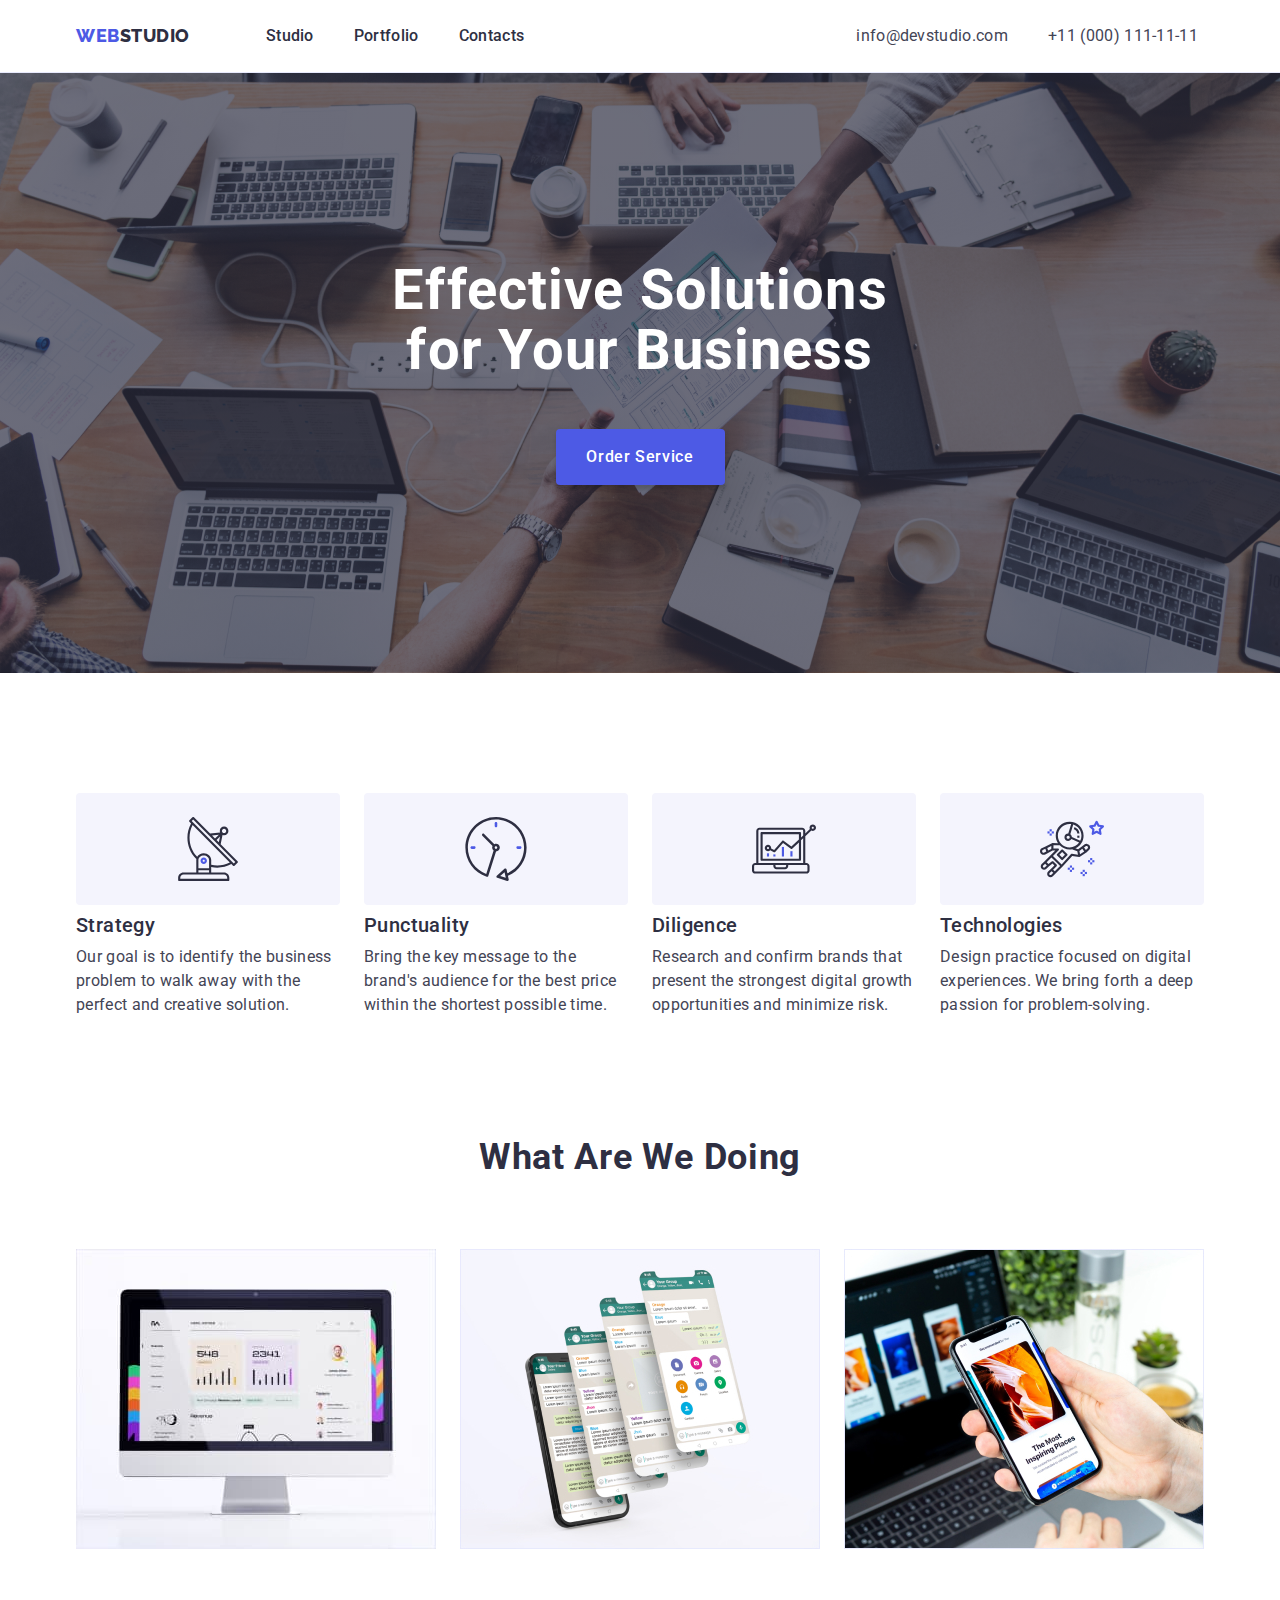
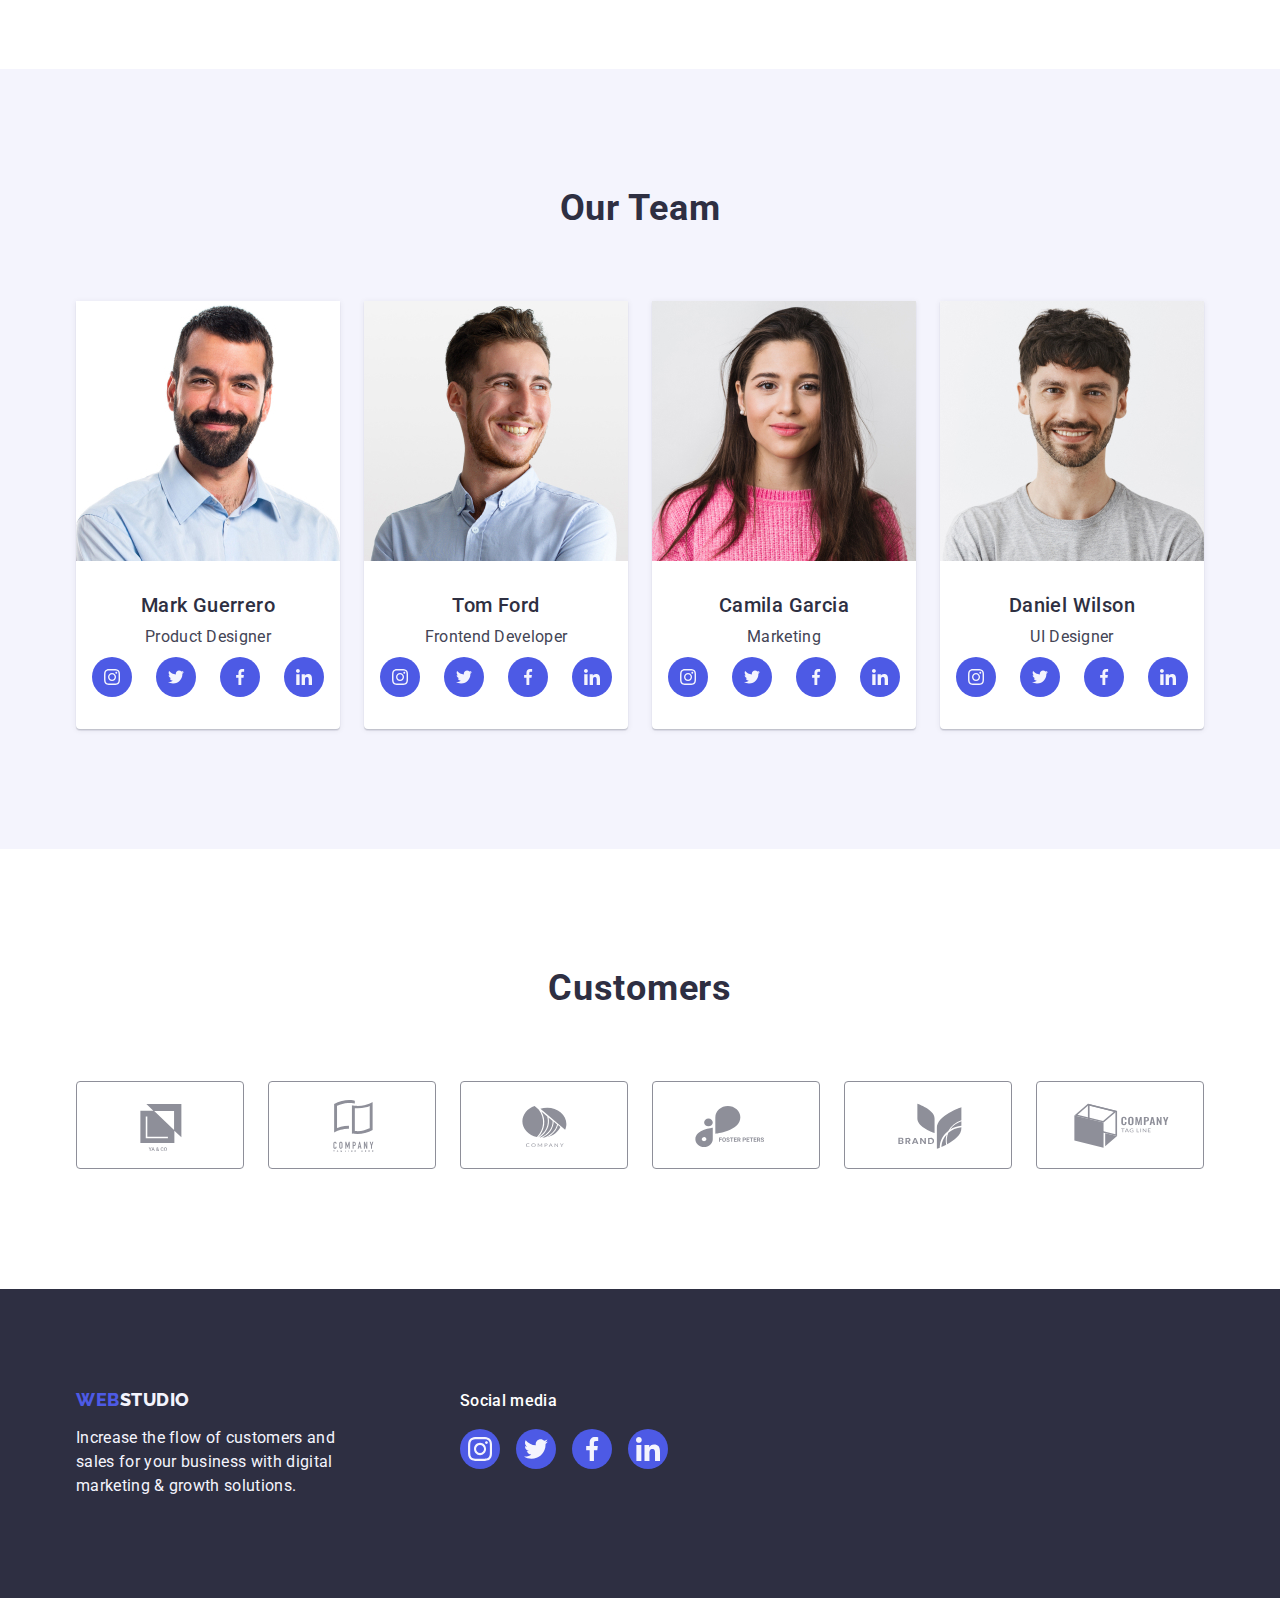
<file: index.html>
<!DOCTYPE html>
<html lang="en">
  <head>
    <meta charset="UTF-8" />
    <meta http-equiv="X-UA-Compatible" content="IE=edge" />
    <meta name="viewport" content="width=device-width, initial-scale=1.0" />
    <title>Main Page</title>
    <link rel="preconnect" href="https://fonts.googleapis.com" />
    <link rel="preconnect" href="https://fonts.gstatic.com" crossorigin />
    <link
      href="https://fonts.googleapis.com/css2?family=Roboto:wght@400;500;700&display=swap"
      rel="stylesheet"
    />
    <link
      href="https://fonts.googleapis.com/css2?family=Raleway:wght@800&display=swap"
      rel="stylesheet"
    />
    <link
      rel="stylesheet"
      href="https://cdnjs.cloudflare.com/ajax/libs/modern-normalize/1.1.0/modern-normalize.min.css"
    />
    <link rel="stylesheet" href="./css/styles.css" />
  </head>
  <body>

    <!--====================HEADER====================-->
    <header class="page-header">
      <div class="container container-header">
        <nav class="page-nav">
          <a class="link logo-web" href="./index.html"
            >Web<span class="logo-studio">Studio</span></a
          >
          <ul class="list list-flex-header">
            <li class="menu-item">
              <a class="link menu-link" href="./index.html">Studio</a>
            </li>
            <li class="menu-item">
              <a class="link menu-link" href="./portfolio.html">Portfolio</a>
            </li>
            <li class="menu-item">
              <a class="link menu-link" href="">Contacts</a>
            </li>
          </ul>
        </nav>

        <address class="contacts-address">
          <ul class="list list-flex-header">
            <li class="contacts-item">
              <a class="link contact-link" href="mailto:info@devstudio.com"
                >info@devstudio.com</a
              >
            </li>
            <li class="contacts-item">
              <a class="link contact-link" href="tel:+110001111111"
                >+11 (000) 111-11-11</a
              >
            </li>
          </ul>
        </address>
      </div>
    </header>

    <!--====================MAIN====================-->
    <main class="main-page">
      <!--====================Section one====================-->
      <section class="section-one">
        <div class="container cont-sec-one">
          <h1 class="section-header">Effective Solutions for Your Business</h1>

          <button type="button" class="section-one-button" data-modal-open>
            Order Service
          </button>
        </div>
      </section>

      <!--====================Section two====================-->
      <section class="section-two">
        <div class="container">
          <h2 class="visually-hidden">Features</h2>

          <ul class="list list-flex-features">
            <li class="sec-two-list">
              <div class="background-icon-sec-two">
                <svg class="sec-two-icon" width="64" height="64">
                  <use href="./images/icons.svg#icon-antenna"></use>
                </svg>
              </div>
              <h3 class="list-sec-two">Strategy</h3>
              <p class="par-sec-two">
                Our goal is to identify the business problem to walk away with
                the perfect and creative solution.
              </p>
            </li>
            <li class="sec-two-list">
              <div class="background-icon-sec-two">
                <svg class="sec-two-icon" width="64" height="64">
                  <use href="./images/icons.svg#icon-clock"></use>
                </svg>
              </div>
              <h3 class="list-sec-two">Punctuality</h3>
              <p class="par-sec-two">
                Bring the key message to the brand's audience for the best price
                within the shortest possible time.
              </p>
            </li>
            <li class="sec-two-list">
              <div class="background-icon-sec-two">
                <svg class="sec-two-icon" width="64" height="64">
                  <use href="./images/icons.svg#icon-diagram"></use>
                </svg>
              </div>
              <h3 class="list-sec-two">Diligence</h3>
              <p class="par-sec-two">
                Research and confirm brands that present the strongest digital
                growth opportunities and minimize risk.
              </p>
            </li>
            <li class="sec-two-list">
              <div class="background-icon-sec-two">
                <svg class="sec-two-icon" width="64" height="64">
                  <use href="./images/icons.svg#icon-astronaut"></use>
                </svg>
              </div>
              <h3 class="list-sec-two">Technologies</h3>
              <p class="par-sec-two">
                Design practice focused on digital experiences. We bring forth a
                deep passion for problem-solving.
              </p>
            </li>
          </ul>
        </div>
      </section>

      <!--====================Section three====================-->
      <section class="section-three">
        <div class="container container-sec-three">
          <h2 class="section-three-header">What are we doing</h2>

          <ul class="list list-flex-features">
            <li class="img-flex-features">
              <img
                src="./images/what-are-we-doing/img1.jpg"
                alt="Monitor"
                width="360"
              />
            </li>
            <li class="img-flex-features">
              <img
                src="./images/what-are-we-doing/img2.jpg"
                alt="Screens"
                width="360"
              />
            </li>
            <li class="img-flex-features">
              <img
                src="./images/what-are-we-doing/img3.jpg"
                alt="Smartphone in hand"
                width="360"
              />
            </li>
          </ul>
        </div>
      </section>

      <!--====================Section-Four====================-->
      <section class="section-four">
        <div class="container container-team-list">
          <h2 class="our-team">Our Team</h2>
          <ul class="list image-flex-team">
            <li class="list-item-team">
              <img
                src="./images/our-team/1mark-guerrero.jpg"
                alt="Mark Guerrero"
                width="264"
              />
              <div class="container-team">
                <h3 class="sec-four-team">Mark Guerrero</h3>
                <p class="sec-four-team-spec">Product Designer</p>
                <ul class="list social-list">
                  <li class="social-list-item">
                    <a href="#" class="social-list-link">
                      <svg class="social-list-icon" width="16" height="16">
                        <use href="./images/icons.svg#icon-instagram"></use>
                      </svg>
                    </a>
                  </li>
                  <li class="social-list-item">
                    <a href="#" class="social-list-link">
                      <svg class="social-list-icon" width="16" height="16">
                        <use href="./images/icons.svg#icon-twitter"></use>
                      </svg>
                    </a>
                  </li>
                  <li class="social-list-item">
                    <a href="#" class="social-list-link">
                      <svg class="social-list-icon" width="16" height="16">
                        <use href="./images/icons.svg#icon-facebook"></use>
                      </svg>
                    </a>
                  </li>
                  <li class="social-list-item">
                    <a href="#" class="social-list-link">
                      <svg class="social-list-icon" width="16" height="16">
                        <use href="./images/icons.svg#icon-linkedin"></use>
                      </svg>
                    </a>
                  </li>
                </ul>
              </div>
            </li>
            <li class="list-item-team">
              <img
                src="./images/our-team/2tom-ford.jpg"
                alt="Tom Ford"
                width="264"
              />
              <div class="container-team">
                <h3 class="sec-four-team">Tom Ford</h3>
                <p class="sec-four-team-spec">Frontend Developer</p>
                <ul class="list social-list">
                  <li class="social-list-item">
                    <a href="#" class="social-list-link">
                      <svg class="social-list-icon" width="16" height="16">
                        <use href="./images/icons.svg#icon-instagram"></use>
                      </svg>
                    </a>
                  </li>
                  <li>
                    <a href="#" class="social-list-link">
                      <svg class="social-list-icon" width="16" height="16">
                        <use href="./images/icons.svg#icon-twitter"></use>
                      </svg>
                    </a>
                  </li>
                  <li>
                    <a href="#" class="social-list-link">
                      <svg class="social-list-icon" width="16" height="16">
                        <use href="./images/icons.svg#icon-facebook"></use>
                      </svg>
                    </a>
                  </li>
                  <li>
                    <a href="#" class="social-list-link">
                      <svg class="social-list-icon" width="16" height="16">
                        <use href="./images/icons.svg#icon-linkedin"></use>
                      </svg>
                    </a>
                  </li>
                </ul>
              </div>
            </li>
            <li class="list-item-team">
              <img
                src="./images/our-team/3camila-garcia.jpg"
                alt="Camila Garcia"
                width="264"
              />
              <div class="container-team">
                <h3 class="sec-four-team">Camila Garcia</h3>
                <p class="sec-four-team-spec">Marketing</p>
                <ul class="list social-list">
                  <li class="social-list-item">
                    <a href="#" class="social-list-link">
                      <svg class="social-list-icon" width="16" height="16">
                        <use href="./images/icons.svg#icon-instagram"></use>
                      </svg>
                    </a>
                  </li>
                  <li>
                    <a href="#" class="social-list-link">
                      <svg class="social-list-icon" width="16" height="16">
                        <use href="./images/icons.svg#icon-twitter"></use>
                      </svg>
                    </a>
                  </li>
                  <li>
                    <a href="#" class="social-list-link">
                      <svg class="social-list-icon" width="16" height="16">
                        <use href="./images/icons.svg#icon-facebook"></use>
                      </svg>
                    </a>
                  </li>
                  <li>
                    <a href="#" class="social-list-link">
                      <svg class="social-list-icon" width="16" height="16">
                        <use href="./images/icons.svg#icon-linkedin"></use>
                      </svg>
                    </a>
                  </li>
                </ul>
              </div>
            </li>
            <li class="list-item-team">
              <img
                src="./images/our-team/4daniel-wilson.jpg"
                alt="Daniel Wilson"
                width="264"
              />
              <div class="container-team">
                <h3 class="sec-four-team">Daniel Wilson</h3>
                <p class="sec-four-team-spec">UI Designer</p>
                <ul class="list social-list">
                  <li class="social-list-item">
                    <a href="#" class="social-list-link">
                      <svg class="social-list-icon" width="16" height="16">
                        <use href="./images/icons.svg#icon-instagram"></use>
                      </svg>
                    </a>
                  </li>
                  <li>
                    <a href="#" class="social-list-link">
                      <svg class="social-list-icon" width="16" height="16">
                        <use href="./images/icons.svg#icon-twitter"></use>
                      </svg>
                    </a>
                  </li>
                  <li>
                    <a href="#" class="social-list-link">
                      <svg class="social-list-icon" width="16" height="16">
                        <use href="./images/icons.svg#icon-facebook"></use>
                      </svg>
                    </a>
                  </li>
                  <li>
                    <a href="#" class="social-list-link">
                      <svg class="social-list-icon" width="16" height="16">
                        <use href="./images/icons.svg#icon-linkedin"></use>
                      </svg>
                    </a>
                  </li>
                </ul>
              </div>
            </li>
          </ul>
        </div>
      </section>

      <!--====================Section five====================-->
      <section class="section-five">
        <div class="container">
          <h2 class="customers">Customers</h2>
          <ul class="list list-customers">
            <li class="list-customers-item">
              <a href="#" class="link link-customers">
                <svg class="link-customers-icon" width="104" height="56">
                  <use href="./images/icons.svg#icon-logo-1"></use>
                </svg>
              </a>
            </li>
            <li class="list-customers-item">
              <a href="#" class="link link-customers">
                <svg class="link-customers-icon" width="104" height="56">
                  <use href="./images/icons.svg#icon-logo-2"></use>
                </svg>
              </a>
            </li>
            <li class="list-customers-item">
              <a href="#" class="link link-customers">
                <svg class="link-customers-icon" width="104" height="56">
                  <use href="./images/icons.svg#icon-logo-3"></use>
                </svg>
              </a>
            </li>
            <li class="list-customers-item">
              <a href="#" class="link link-customers">
                <svg class="link-customers-icon" width="104" height="56">
                  <use href="./images/icons.svg#icon-logo-4"></use>
                </svg>
              </a>
            </li>
            <li class="list-customers-item">
              <a href="#" class="link link-customers">
                <svg class="link-customers-icon" width="104" height="56">
                  <use href="./images/icons.svg#icon-logo-5"></use>
                </svg>
              </a>
            </li>
            <li class="list-customers-item">
              <a href="#" class="link link-customers">
                <svg class="link-customers-icon" width="104" height="56">
                  <use href="./images/icons.svg#icon-logo-6"></use>
                </svg>
              </a>
            </li>
          </ul>
        </div>
      </section>
    </main>

    <!--====================FOOTER====================-->
    <footer class="page-footer">
      <div class="container container-footer">
        <div class="logo-text-footer">
          <a href="./index.html" class="logo-web-footer link"
            >Web<span class="footer-studio">Studio</span></a
          >
          <p class="footer-text">
            Increase the flow of customers and sales for your business with
            digital marketing & growth solutions.
          </p>
        </div>
        <div class="footer-social">
          <p class="footer-social-media">Social media</p>
          <ul class="list footer-social-media-list">
            <li class="footer-social-media-item">
              <a href="" class="footer-social-media-link">
                <svg class="footer-social-media-icon" width="24" height="24">
                  <use href="./images/icons.svg#icon-instagram"></use>
                </svg>
              </a>
            </li>
            <li class="footer-social-media-item">
              <a href="" class="footer-social-media-link">
                <svg class="footer-social-media-icon" width="24" height="24">
                  <use href="./images/icons.svg#icon-twitter"></use>
                </svg>
              </a>
            </li>
            <li class="footer-social-media-item">
              <a href="" class="footer-social-media-link">
                <svg class="footer-social-media-icon" width="24" height="24">
                  <use href="./images/icons.svg#icon-facebook"></use>
                </svg>
              </a>
            </li>
            <li class="footer-social-media-item">
              <a href="" class="footer-social-media-link">
                <svg class="footer-social-media-icon" width="24" height="24">
                  <use href="./images/icons.svg#icon-linkedin"></use>
                </svg>
              </a>
            </li>
          </ul>
        </div>
      </div>
    </footer>

    <!--====================MODAL====================-->
    <div class="backdrop is-hidden" data-modal>
      <div class="modal">
        <button type="button" class="modal-close-button" data-modal-close>
          <svg class="modal-close-icon" width="8" height="8">
            <use href="./images/icons.svg#icon-close-button"></use>
          </svg>
        </button>
      </div>
    </div>
    <script src="./js/modal.js"></script>
  </body>
</html>
</file>
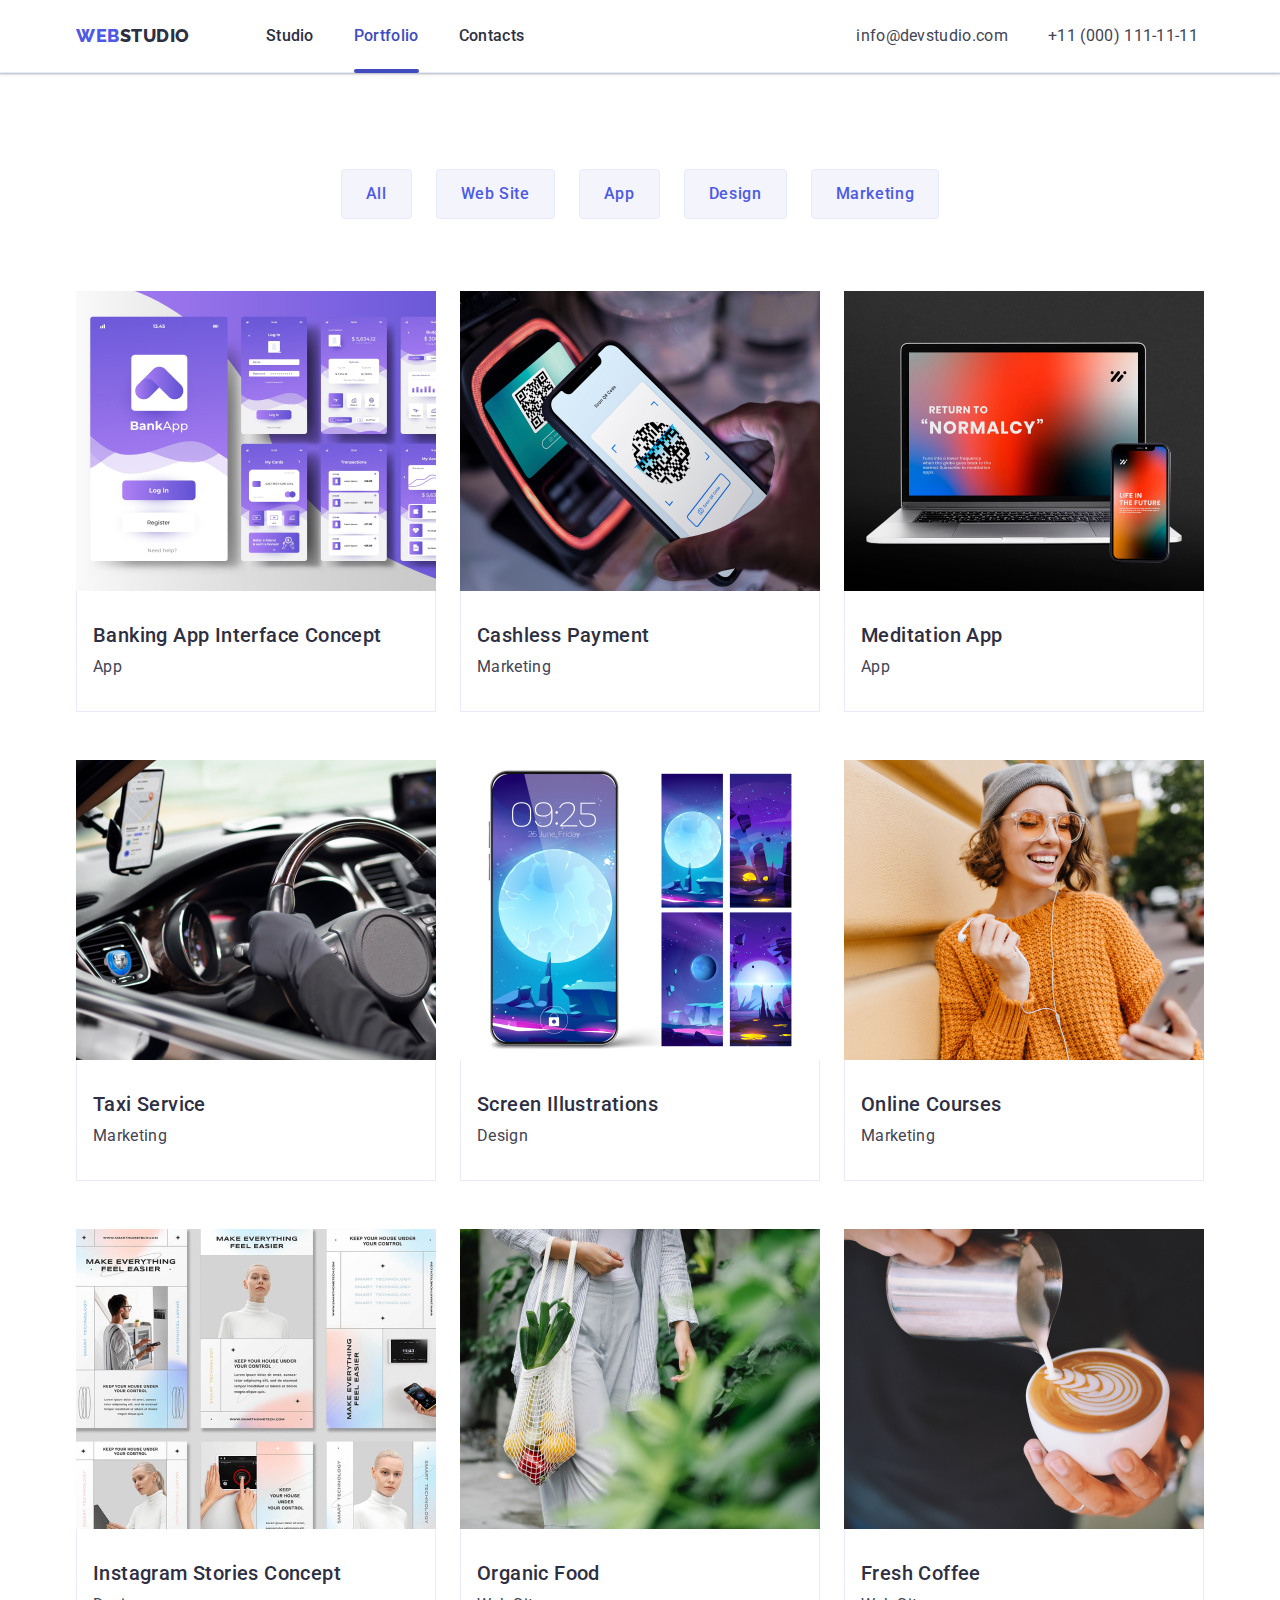
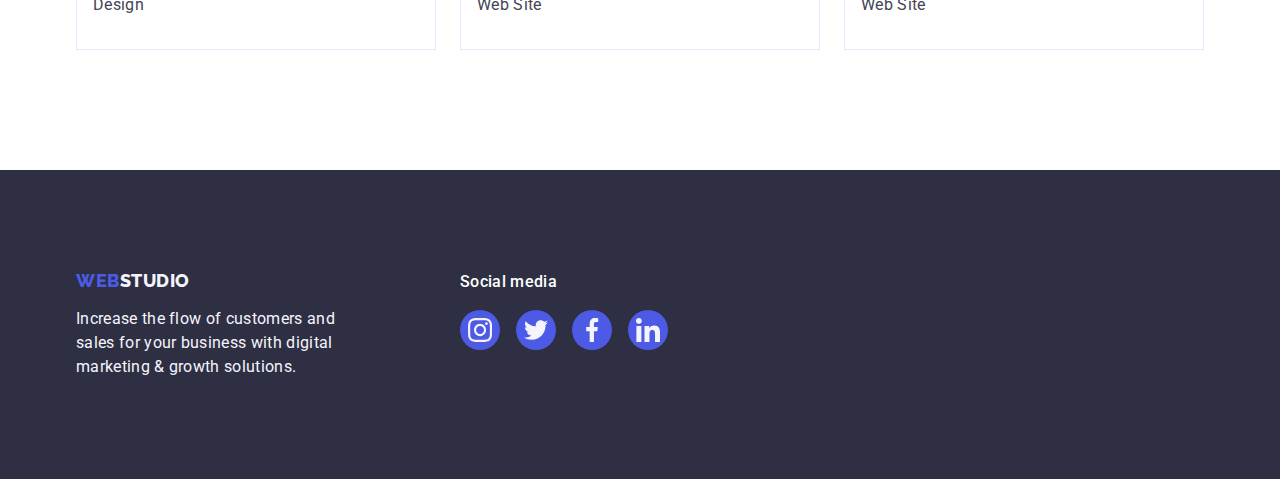
<file: portfolio.html>
<!DOCTYPE html>
<html lang="en">
  <head>
    <meta charset="UTF-8" />
    <meta http-equiv="X-UA-Compatible" content="IE=edge" />
    <meta name="viewport" content="width=device-width, initial-scale=1.0" />
    <title>Portfolio</title>
    <link rel="preconnect" href="https://fonts.googleapis.com" />
    <link rel="preconnect" href="https://fonts.gstatic.com" crossorigin />
    <link
      href="https://fonts.googleapis.com/css2?family=Roboto:wght@400;500;700&display=swap"
      rel="stylesheet"
    />
    <link
      href="https://fonts.googleapis.com/css2?family=Raleway:wght@800&display=swap"
      rel="stylesheet"
    />
    <link
      rel="stylesheet"
      href="https://cdnjs.cloudflare.com/ajax/libs/modern-normalize/1.1.0/modern-normalize.min.css"
    />
    <link rel="stylesheet" href="./css/styles.css" />
  </head>
  <body>
    <!--====================HEADER====================-->
    <header class="page-header">
      <div class="container container-header">
        <nav class="page-nav">
          <a class="link logo-web" href="./index.html"
            >Web<span class="logo-studio">Studio</span></a
          >
          <ul class="list list-flex-header">
            <li class="menu-item">
              <a class="link menu-link" href="./index.html">Studio</a>
            </li>
            <li class="menu-item">
              <a class="link menu-link menu-link-after" href="./portfolio.html">Portfolio</a>
            </li>
            <li class="menu-item">
              <a class="link menu-link" href="">Contacts</a>
            </li>
          </ul>
        </nav>

        <address class="contacts-address">
          <ul class="list list-flex-header">
            <li class="contacts-item">
              <a class="link contact-link" href="mailto:info@devstudio.com"
                >info@devstudio.com</a
              >
            </li>
            <li class="contacts-item">
              <a class="link contact-link" href="tel:+110001111111"
                >+11 (000) 111-11-11</a
              >
            </li>
          </ul>
        </address>
      </div>
    </header>

    <!--====================MAIN====================-->
    <main>
      <section class="sec-port">
        <div class="container container-port">
          <h1 class="visually-hidden">Portfolio</h1>
          <ul class="list list-button">
            <li>
              <button type="button" class="button-item">All</button>
            </li>
            <li>
              <button type="button" class="button-item">Web Site</button>
            </li>
            <li>
              <button type="button" class="button-item">App</button>
            </li>
            <li>
              <button type="button" class="button-item">Design</button>
            </li>
            <li>
              <button type="button" class="button-item">Marketing</button>
            </li>
          </ul>
          <ul class="list img-list-portfolio">
            <li class="img-list-port-item">
              <a href="#" class="link portfoliio-link">
                <div class="employees-list-img-wrapper">
                  <img
                    src="./images/portfolio/1banking-app-interface-concept.jpg"
                    alt="Banking App Interface Concept"
                  />
                  <p class="overlay">
                    14 Stylish and User-Friendly App Design Concepts · Task
                    Manager App · Calorie Tracker App · Exotic Fruit Ecommerce
                    App · Cloud Storage App
                  </p>
                </div>
                <div class="container-img-port">
                  <h2 class="port-item">Banking App Interface Concept</h2>
                  <p class="port-par">App</p>
                </div>
              </a>
            </li>

            <li class="img-list-port-item">
              <a href="#" class="link portfoliio-link">
                <div class="employees-list-img-wrapper">
                  <img
                    src="./images/portfolio/2cashless-payment.jpg"
                    alt="Cashless Payment"
                  />
                  <p class="overlay">
                    14 Stylish and User-Friendly App Design Concepts · Task
                    Manager App · Calorie Tracker App · Exotic Fruit Ecommerce
                    App · Cloud Storage App
                  </p>
                </div>
                <div class="container-img-port">
                  <h2 class="port-item">Cashless Payment</h2>
                  <p class="port-par">Marketing</p>
                </div>
              </a>
            </li>

            <li class="img-list-port-item">
              <a href="#" class="link portfoliio-link">
                <div class="employees-list-img-wrapper">
                  <img
                    src="./images/portfolio/3meditation-app.jpg"
                    alt="Meditation App"
                  />
                  <p class="overlay">
                    14 Stylish and User-Friendly App Design Concepts · Task
                    Manager App · Calorie Tracker App · Exotic Fruit Ecommerce
                    App · Cloud Storage App
                  </p>
                </div>
                <div class="container-img-port">
                  <h2 class="port-item">Meditation App</h2>
                  <p class="port-par">App</p>
                </div>
              </a>
            </li>

            <li class="img-list-port-item">
              <a href="#" class="link portfoliio-link">
                <div class="employees-list-img-wrapper">
                  <img
                    src="./images/portfolio/4taxi-service.jpg"
                    alt="Taxi Service"
                  />
                  <p class="overlay">
                    14 Stylish and User-Friendly App Design Concepts · Task
                    Manager App · Calorie Tracker App · Exotic Fruit Ecommerce
                    App · Cloud Storage App
                  </p>
                </div>
                <div class="container-img-port">
                  <h2 class="port-item">Taxi Service</h2>
                  <p class="port-par">Marketing</p>
                </div>
              </a>
            </li>

            <li class="img-list-port-item">
              <a href="#" class="link portfoliio-link">
                <div class="employees-list-img-wrapper">
                  <img
                    src="./images/portfolio/5screen-illustrations.jpg"
                    alt="Screen Illustrations"
                  />
                  <p class="overlay">
                    14 Stylish and User-Friendly App Design Concepts · Task
                    Manager App · Calorie Tracker App · Exotic Fruit Ecommerce
                    App · Cloud Storage App
                  </p>
                </div>
                <div class="container-img-port">
                  <h2 class="port-item">Screen Illustrations</h2>
                  <p class="port-par">Design</p>
                </div>
              </a>
            </li>

            <li class="img-list-port-item">
              <a href="#" class="link portfoliio-link">
                <div class="employees-list-img-wrapper">
                  <img
                    src="./images/portfolio/6online-courses.jpg"
                    alt="Online Courses"
                  />
                  <p class="overlay">
                    14 Stylish and User-Friendly App Design Concepts · Task
                    Manager App · Calorie Tracker App · Exotic Fruit Ecommerce
                    App · Cloud Storage App
                  </p>
                </div>
                <div class="container-img-port">
                  <h2 class="port-item">Online Courses</h2>
                  <p class="port-par">Marketing</p>
                </div>
              </a>
            </li>

            <li class="img-list-port-item">
              <a href="#" class="link portfoliio-link">
                <div class="employees-list-img-wrapper">
                  <img
                    src="./images/portfolio/7instagram-stories-concept.jpg"
                    alt="Instagram Stories Concept"
                  />
                  <p class="overlay">
                    14 Stylish and User-Friendly App Design Concepts · Task
                    Manager App · Calorie Tracker App · Exotic Fruit Ecommerce
                    App · Cloud Storage App
                  </p>
                </div>
                <div class="container-img-port">
                  <h2 class="port-item">Instagram Stories Concept</h2>
                  <p class="port-par">Design</p>
                </div>
              </a>
            </li>

            <li class="img-list-port-item">
              <a href="#" class="link portfoliio-link">
                <div class="employees-list-img-wrapper">
                  <img
                    src="./images/portfolio/8organic-food.jpg"
                    alt="Organic Food"
                  />
                  <p class="overlay">
                    14 Stylish and User-Friendly App Design Concepts · Task
                    Manager App · Calorie Tracker App · Exotic Fruit Ecommerce
                    App · Cloud Storage App
                  </p>
                </div>
                <div class="container-img-port">
                  <h2 class="port-item">Organic Food</h2>
                  <p class="port-par">Web Site</p>
                </div>
              </a>
            </li>

            <li class="img-list-port-item">
              <a href="#" class="link portfoliio-link">
                <div class="employees-list-img-wrapper">
                  <img
                    src="./images/portfolio/9fresh-coffee.jpg"
                    alt="Fresh Coffee"
                  />
                  <p class="overlay">
                    14 Stylish and User-Friendly App Design Concepts · Task
                    Manager App · Calorie Tracker App · Exotic Fruit Ecommerce
                    App · Cloud Storage App
                  </p>
                </div>
                <div class="container-img-port">
                  <h2 class="port-item">Fresh Coffee</h2>
                  <p class="port-par">Web Site</p>
                </div>
              </a>
            </li>
          </ul>
        </div>
      </section>
    </main>

    <!--FOOTER-->
    <footer class="page-footer">
      <div class="container container-footer">
        <div class="logo-text-footer">
          <a href="./index.html" class="logo-web-footer link"
            >Web<span class="footer-studio">Studio</span></a
          >
          <p class="footer-text">
            Increase the flow of customers and sales for your business with
            digital marketing & growth solutions.
          </p>
        </div>
        <div class="footer-social">
          <p class="footer-social-media">Social media</p>
          <ul class="list footer-social-media-list">
            <li class="footer-social-media-item">
              <a href="" class="footer-social-media-link">
                <svg class="footer-social-media-icon" width="24" height="24">
                  <use href="./images/icons.svg#icon-instagram"></use>
                </svg>
              </a>
            </li>
            <li class="footer-social-media-item">
              <a href="" class="footer-social-media-link">
                <svg class="footer-social-media-icon" width="24" height="24">
                  <use href="./images/icons.svg#icon-twitter"></use>
                </svg>
              </a>
            </li>
            <li class="footer-social-media-item">
              <a href="" class="footer-social-media-link">
                <svg class="footer-social-media-icon" width="24" height="24">
                  <use href="./images/icons.svg#icon-facebook"></use>
                </svg>
              </a>
            </li>
            <li class="footer-social-media-item">
              <a href="" class="footer-social-media-link">
                <svg class="footer-social-media-icon" width="24" height="24">
                  <use href="./images/icons.svg#icon-linkedin"></use>
                </svg>
              </a>
            </li>
          </ul>
        </div>
      </div>
    </footer>
  </body>
</html>
</file>
<file: css/styles.css>
:root {
  --color-background: #ffffff;
  --color-fonts: #434455;
  --color-link-background: #2e2f42;
  --color-hover: #404bbf;
  --button-logo-color: #4d5ae5;
  --background-color-button: #f4f4fd;
  --customers-icon: #8e8f99;
  --footer-hover: #31d0aa;
  --transition-hover: 250ms cubic-bezier(0.4, 0, 0.2, 1);
}

body {
  background-color: var(--color-background);
  font-family: 'Roboto', sans-serif;
  color: var(--color-fonts);
}

button {
  cursor: pointer;
}

.list {
  list-style: none;
}

.link {
  text-decoration: none;
}

h1,
h2,
h3,
p {
  margin-top: 0;
  margin-bottom: 0;
}

ul,
ol {
  margin-top: 0;
  margin-bottom: 0;
  padding-left: 0;
}

img {
  display: block;
}

.container {
  width: 1158px;
  margin: 0 auto;
  padding: 0 15px;
}

/*====================HEADER====================*/
.page-header {
  border-bottom: 1px solid #e7e9fc;
  box-shadow: 0px 2px 1px rgba(46, 47, 66, 0.08),
    0px 1px 1px rgba(46, 47, 66, 0.16), 0px 1px 6px rgba(46, 47, 66, 0.08);
}

.container-header {
  align-items: center;
  display: flex;
}

.page-nav {
  display: flex;
  align-items: center;
}

.logo-web {
  font-family: 'Raleway', sans-serif;
  font-weight: 800;
  font-size: 18px;
  line-height: 1.17;
  letter-spacing: 0.03em;
  text-transform: uppercase;
  margin-right: 76px;
  color: var(--button-logo-color);
}

.logo-studio {
  color: var(--color-link-background);
}

.list-flex-header {
  display: flex;
  gap: 40px;
}

.menu-item {
  position: relative;
}

.menu-link {
  position: relative;
  font-weight: 500;
  font-size: 16px;
  line-height: 1.5;
  letter-spacing: 0.02em;
  color: var(--color-link-background);
  padding: 24px 0;
  display: block;
  transition: color var(--transition-hover);
}

.menu-link:hover,
.menu-link:focus {
  color: var(--color-hover);
}

.menu-link-after {
  color: var(--color-hover);
}

.menu-link-after::after {
  content: '';
  display: block;
  position: absolute;
  width: 100%;
  height: 4px;
  left: 0;
  bottom: -1px;
  background-color: var(--color-hover);
  border-radius: 2px;
  transition: color var(--transition-hover);
}

.contacts-address {
  font-style: normal;
  margin-left: 332px;
  align-items: center;
}

.list-flex-header {
  display: flex;
  column-gap: 40px;
}

.contact-link {
  font-size: 16px;
  line-height: 1.5;
  letter-spacing: 0.02em;
  color: var(--color-fonts);
  transition: color var(--transition-hover);
}

.contact-link:hover,
.contact-link:focus {
  color: var(--color-hover);
}

/*====================MAIN====================*/

/*====================Section-one====================*/
.section-one {
  padding: 188px 0;
  background-color: var(--color-link-background);
  background-image: linear-gradient(
      rgba(46, 47, 66, 0.7),
      rgba(46, 47, 66, 0.7)
    ),
    url('../images/background/people-office.jpg');
  background-repeat: no-repeat;
  background-position: center;
  background-size: cover;
  max-width: 1440px;
  margin-right: auto;
  margin-left: auto;
}

.cont-sec-one {
  display: block;
}

.section-header {
  font-weight: 700;
  font-size: 56px;
  line-height: 1.07;
  text-align: center;
  letter-spacing: 0.02em;
  color: var(--color-background);
  max-width: 496px;
  margin-left: auto;
  margin-right: auto;
}

.section-one-button {
  font-family: 'Roboto', sans-serif;
  font-weight: 500;
  font-size: 16px;
  line-height: 1.5;
  letter-spacing: 0.04em;
  color: var(--color-background);
  background-color: var(--button-logo-color);
  display: block;
  min-width: 169px;
  height: 56px;
  border: none;
  border-radius: 4px;
  margin-top: 48px;
  margin-left: auto;
  margin-right: auto;
  box-shadow: 0px 4px 4px rgba(0, 0, 0, 0.15);
  transition: var(--transition-hover);
}

.section-one-button:hover,
.section-one-button:focus {
  background-color: var(--color-hover);
}

/*====================Section-two====================*/
.section-two {
  padding: 120px 0;
}

.visually-hidden {
  position: absolute;
  width: 1px;
  height: 1px;
  margin: -1px;
  border: 0;
  padding: 0;

  white-space: nowrap;
  clip-path: inset(100%);
  clip: rect(0 0 0 0);
  overflow: hidden;
}

.list-flex-features {
  display: flex;
  gap: 24px;
}

.sec-two-list {
  width: calc((100% - 72px) / 4);
}

.background-icon-sec-two {
  display: flex;
  justify-content: center;
  align-items: center;
  height: 112px;
  background-color: #f4f4fd;
  border-radius: 4px;
  margin-bottom: 8px;
}

.list-sec-two {
  font-weight: 500;
  font-size: 20px;
  line-height: 1.2;
  letter-spacing: 0.02em;
  color: var(--color-link-background);
  margin-bottom: 8px;
}

.par-sec-two {
  font-size: 16px;
  line-height: 1.5;
  letter-spacing: 0.02em;
  color: var(--color-fonts);
}

/*====================Section-three====================*/
.section-three {
  padding-bottom: 120px;
}

.container-sec-three {
  display: block;
}

.section-three-header {
  font-weight: 700;
  font-size: 36px;
  line-height: 1.12;
  text-align: center;
  letter-spacing: 0.02em;
  text-transform: capitalize;
  margin-bottom: 72px;
  color: var(--color-link-background);
}

.list-flex-features {
  display: flex;
  gap: 24px;
}

.img-flex-features {
  width: calc((100% - 48px) / 3);
}

/*====================Section-four====================*/
.section-four {
  background-color: var(--background-color-button);
  padding: 120px 0;
}

.container-team {
  display: block;
  padding: 32px 0;
}

.our-team {
  font-weight: 700;
  font-size: 36px;
  line-height: 1.11;
  letter-spacing: 0.02em;
  text-align: center;
  text-transform: capitalize;
  color: var(--color-link-background);
  margin-bottom: 72px;
}

.image-flex-team {
  display: flex;
  gap: 24px;
}

.list-item-team {
  background-color: var(--color-background);
  width: calc((100% - 72px) / 4);
  box-shadow: 0px 1px 6px rgba(46, 47, 66, 0.08),
    0px 1px 1px rgba(46, 47, 66, 0.16), 0px 2px 1px rgba(46, 47, 66, 0.08);
  border-radius: 0px 0px 4px 4px;
}

.sec-four-team {
  font-weight: 500;
  font-size: 20px;
  line-height: 1.2;
  letter-spacing: 0.02em;
  color: var(--color-link-background);
  text-align: center;
  margin-bottom: 8px;
}

.sec-four-team-spec {
  font-size: 16px;
  line-height: 1.5;
  letter-spacing: 0.02em;
  color: var(--color-fonts);
  text-align: center;
}

.social-list {
  display: flex;
  justify-content: center;
  gap: 24px;
  margin-top: 8px;
}

.social-list-link {
  display: flex;
  justify-content: center;
  align-items: center;
  width: 40px;
  height: 40px;
  border-radius: 50%;
  background-color: #4d5ae5;
  transition: var(--transition-hover);
}

.social-list-link:hover,
.social-list-link:focus {
  background-color: var(--color-hover);
}

.social-list-icon {
  fill: var(--background-color-button);
}

/*====================Section-five====================*/
.section-five {
  padding: 120px 0;
}

.customers {
  font-weight: 700;
  font-size: 36px;
  line-height: 1.1;
  letter-spacing: 0.02em;
  text-align: center;
  color: var(--color-link-background);
  margin-bottom: 72px;
}

.list-customers {
  display: flex;
  gap: 24px;
}

.link-customers {
  display: flex;
  width: 168px;
  height: 88px;
  border: 1px solid #8e8f99;
  border-radius: 4px;
  align-items: center;
  justify-content: center;
  color: var(--customers-icon);
  transition: var(--transition-hover);
}

.link-customers:hover,
.link-customers:focus {
  color: var(--color-hover);
  border-color: var(--color-hover);
  fill: var(--color-hover);
}

.link-customers-icon {
  fill: currentColor;
}

/*====================FOOTER====================*/
.page-footer {
  background-color: var(--color-link-background);
  padding: 100px 0;
}

.container-footer {
  display: flex;
  align-items: baseline;
}

.logo-text-footer {
  margin-right: 120px;
}

.logo-web-footer {
  display: inline-block;
  font-family: 'Raleway', sans-serif;
  font-weight: 800;
  font-size: 18px;
  line-height: 1.17;
  letter-spacing: 0.03em;
  text-transform: uppercase;
  margin-bottom: 16px;
  color: var(--button-logo-color);
}

.footer-studio {
  color: var(--background-color-button);
}

.footer-text {
  font-size: 16px;
  line-height: 1.5;
  letter-spacing: 0.02em;
  color: var(--background-color-button);
  max-width: 264px;
}

.footer-social-media {
  font-weight: 500;
  font-size: 16px;
  line-height: 1.5;
  letter-spacing: 0.02em;
  color: var(--color-background);
  margin-bottom: 16px;
}

.footer-social-media-list {
  display: flex;
  gap: 16px;
}

.footer-social-media-item {
  width: 40px;
  height: 40px;
}

.footer-social-media-link {
  display: flex;
  align-items: center;
  justify-content: center;
  background-color: var(--button-logo-color);
  border-radius: 50%;
  width: 100%;
  height: 100%;
  transition: var(--transition-hover);
}

.footer-social-media-link:hover,
.footer-social-media-link:focus {
  background-color: var(--footer-hover);
}

.footer-social-media-icon {
  fill: var(--background-color-button);
}

/*====================MODAL====================*/
.backdrop {
  position: fixed;
  width: 100%;
  height: 100%;
  left: 0px;
  top: 0px;
  background: rgba(46, 47, 66, 0.4);
  margin: auto;
  transition: var(--modal);
}

.modal {
  position: absolute;
  top: 50%;
  left: 50%;
  transform: translate(-50%, -50%);
  min-height: 584px;
  width: 408px;
  background: #fcfcfc;
  box-shadow: 0px 1px 1px rgba(0, 0, 0, 0.14), 0px 1px 3px rgba(0, 0, 0, 0.12),
    0px 2px 1px rgba(0, 0, 0, 0.2);
  border-radius: 4px;
  transition: var(--modal-transform);
}

.modal-close-button {
  position: absolute;
  display: flex;
  top: 24px;
  right: 24px;
  align-items: center;
  justify-content: center;
  padding: 0;
  background-color: #e7e9fc;
  width: 24px;
  height: 24px;
  border: 1px solid rgba(0, 0, 0, 0.1);
  border-radius: 50%;
  transition: background-color 250ms cubic-bezier(0.4, 0, 0.2, 1),
    border 250ms cubic-bezier(0.4, 0, 0.2, 1),
    fill 250ms cubic-bezier(0.4, 0, 0.2, 1);
}

.modal-close-button:hover,
.modal-close-button:focus {
  background-color: var(--color-hover);
  border: none;
  fill: #ffffff;
}

.is-hidden {
  opacity: 0;
  visibility: hidden;
  pointer-events: none;
}


/*====================PORTFOLIO====================*/
.sec-port {
  padding: 96px 0 120px;
}

.container-port {
  display: block;
}

.list-button {
  display: flex;
  justify-content: center;
  gap: 24px;
  margin-bottom: 72px;
}

.button-item {
  font-family: 'Roboto', sans-serif;
  font-weight: 500;
  font-size: 16px;
  line-height: 1.5;
  align-items: center;
  text-align: center;
  letter-spacing: 0.04em;
  color: var(--button-logo-color);
  background-color: var(--background-color-button);
  padding: 12px 24px;
  border: 1px solid #e7e9fc;
  border-radius: 4px;
  transition: color 250ms cubic-bezier(0.4, 0, 0.2, 1),
    background-color 250ms cubic-bezier(0.4, 0, 0.2, 1),
    border-color 250ms cubic-bezier(0.4, 0, 0.2, 1),
    box-shadow 250ms cubic-bezier(0.4, 0, 0.2, 1);
}

.button-item:hover,
.button-item:focus {
  color: var(--color-background);
  background-color: var(--color-hover);
  border: 1px solid transparent;
  box-shadow: 0px 3px 1px rgba(0, 0, 0, 0.1), 0px 2px 1px rgba(0, 0, 0, 0.08),
    0px 2px 2px rgba(0, 0, 0, 0.12);
  transform: translate(0%);
}

/*====================Main-Portfolio====================*/
.img-list-portfolio {
  display: flex;
  flex-wrap: wrap;
  column-gap: 24px;
  row-gap: 48px;
}

.img-list-port-item {
  width: calc((100% - 48px) / 3);
}

.portfoliio-link {
  display: block;
}

.portfoliio-link:hover,
.portfoliio-link:focus {
  box-shadow: 0px 1px 6px rgba(46, 47, 66, 0.08),
    0px 1px 1px rgba(46, 47, 66, 0.16), 0px 2px 1px rgba(46, 47, 66, 0.08);
}

.employees-list-img-wrapper {
  position: relative;
  overflow: hidden;
}

.overlay {
  position: absolute;
  top: 0;
  left: 0;
  width: 100%;
  height: 100%;
  padding: 40px 32px;
  background-color: var(--button-logo-color);
  color: var(--background-color-button);
  font-size: 16px;
  line-height: 1.5;
  letter-spacing: 0.02em;
  overflow: auto;
  transform: translateY(100%);
  transition: var(--transition-hover);
}

.portfoliio-link:hover .employees-list-img-wrapper .overlay,
.portfoliio-link:focus .employees-list-img-wrapper .overlay {
  transform: translateY(0%);
  transform: translateY(0%);
}

.container-img-port {
  padding: 32px 16px;
  border: 1px solid #e7e9fc;
  border-top: none;
}

.port-item {
  margin-bottom: 8px;
  font-weight: 500;
  font-size: 20px;
  line-height: 1.2;
  letter-spacing: 0.02em;
  color: var(--color-link-background);
}

.port-par {
  font-size: 16px;
  line-height: 1.5;
  letter-spacing: 0.02em;
  color: var(--color-fonts);
}
</file>
